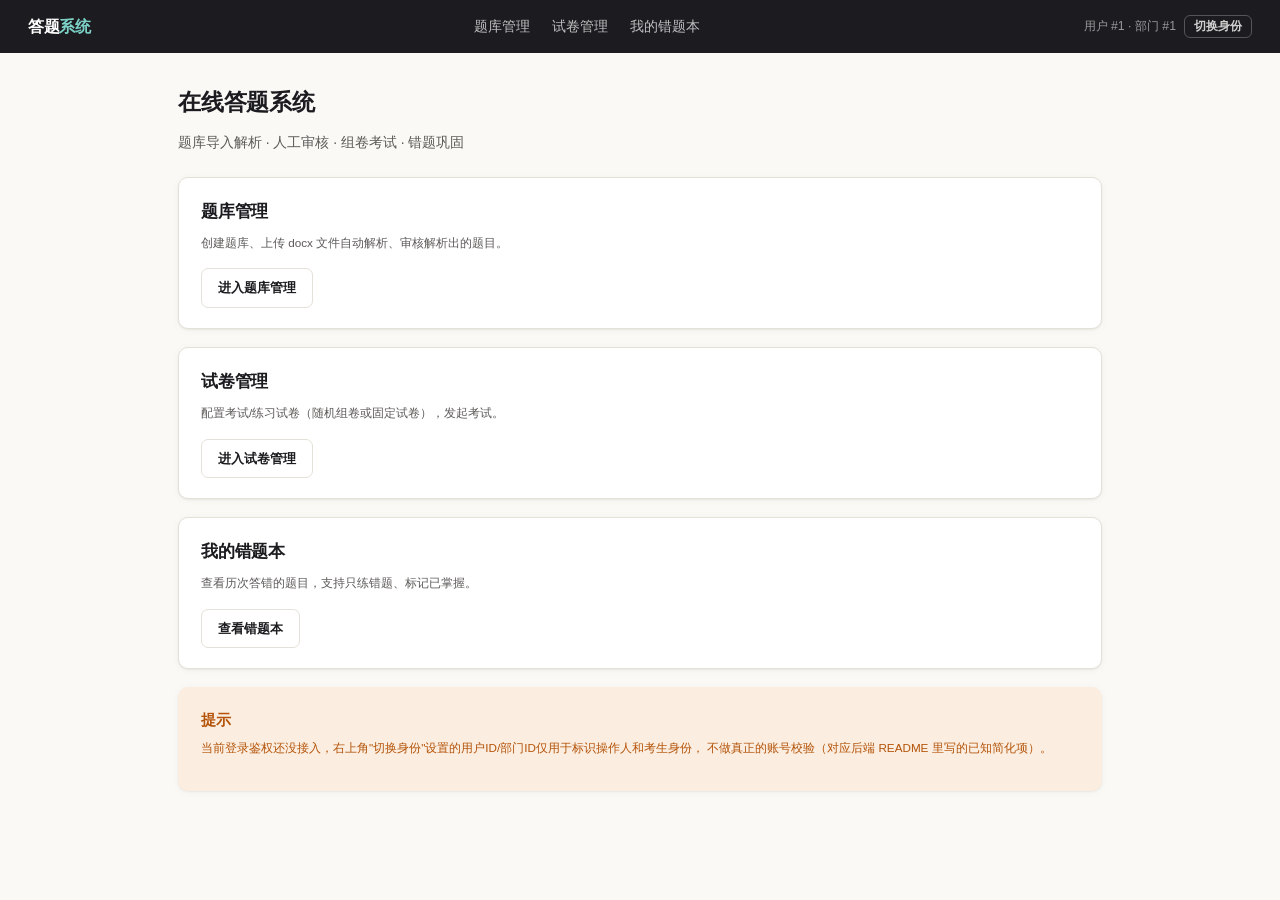
<file: src/main/resources/static/index.html>
<!DOCTYPE html>
<html lang="zh-CN">
<head>
<meta charset="UTF-8">
<meta name="viewport" content="width=device-width, initial-scale=1.0">
<title>在线答题系统</title>
<link rel="stylesheet" href="css/style.css">
</head>
<body>
<div id="topbar-root"></div>

<div class="page">
  <div class="page-header">
    <div>
      <h1>在线答题系统</h1>
      <p>题库导入解析 · 人工审核 · 组卷考试 · 错题巩固</p>
    </div>
  </div>

  <div class="card">
    <h2>题库管理</h2>
    <p class="hint">创建题库、上传 docx 文件自动解析、审核解析出的题目。</p>
    <div class="actions">
      <a class="btn primary" href="banks.html">进入题库管理</a>
    </div>
  </div>

  <div class="card">
    <h2>试卷管理</h2>
    <p class="hint">配置考试/练习试卷（随机组卷或固定试卷），发起考试。</p>
    <div class="actions">
      <a class="btn primary" href="papers.html">进入试卷管理</a>
    </div>
  </div>

  <div class="card">
    <h2>我的错题本</h2>
    <p class="hint">查看历次答错的题目，支持只练错题、标记已掌握。</p>
    <div class="actions">
      <a class="btn primary" href="wrongbook.html">查看错题本</a>
    </div>
  </div>

  <div class="card" style="background:var(--amber-soft); border-color:transparent;">
    <h3 style="color:var(--amber)">提示</h3>
    <p class="hint" style="color:var(--amber)">
      当前登录鉴权还没接入，右上角"切换身份"设置的用户ID/部门ID仅用于标识操作人和考生身份，
      不做真正的账号校验（对应后端 README 里写的已知简化项）。
    </p>
  </div>
</div>

<script src="js/api.js"></script>
<script src="js/common.js"></script>
<script>renderNav('');</script>
</body>
</html>
</file>
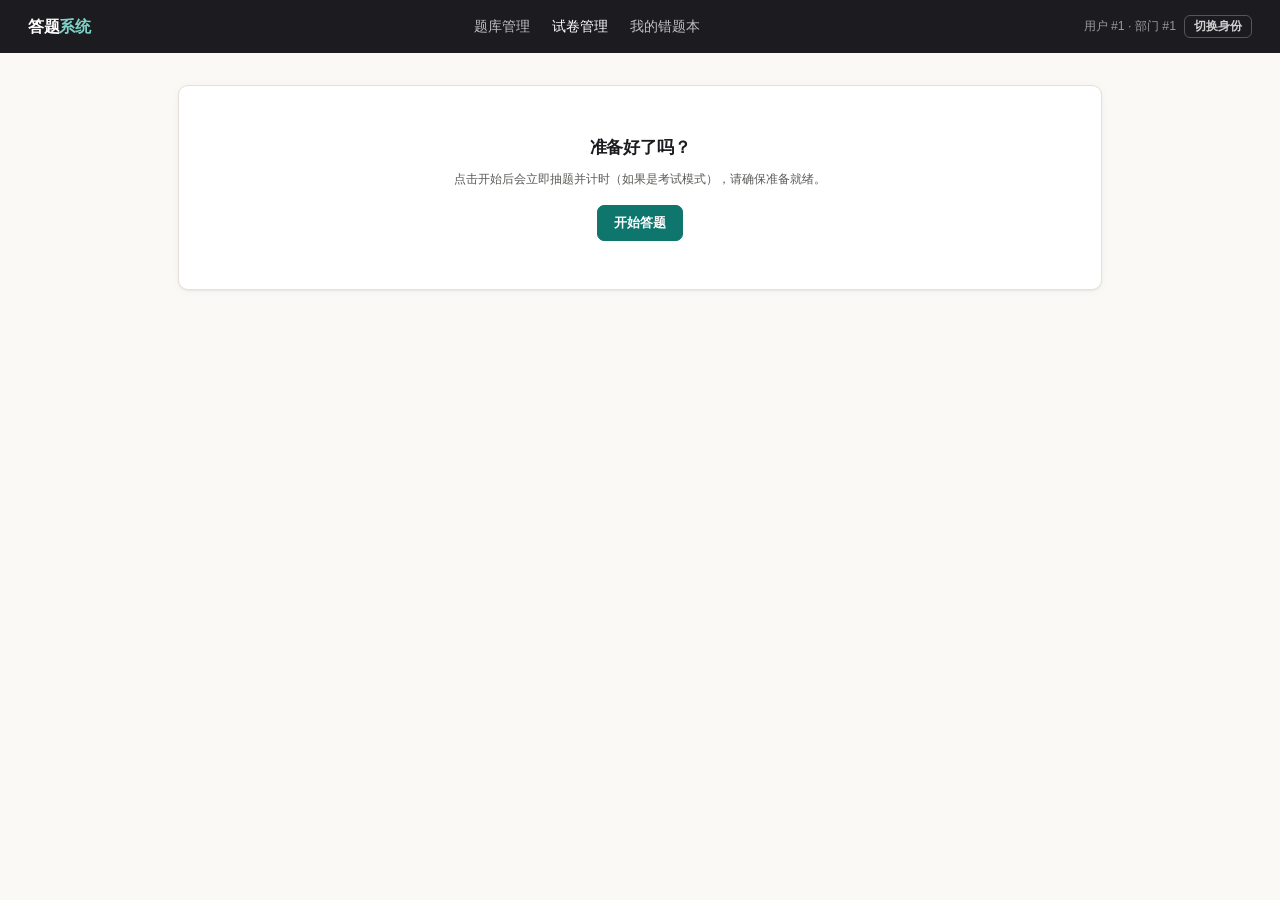
<file: src/main/resources/static/exam.html>
<!DOCTYPE html>
<html lang="zh-CN">
<head>
<meta charset="UTF-8">
<meta name="viewport" content="width=device-width, initial-scale=1.0">
<title>答题 - 在线答题系统</title>
<link rel="stylesheet" href="css/style.css">
</head>
<body>
<div id="topbar-root"></div>

<div class="page">

  <div id="start-screen" class="card" style="text-align:center; padding:48px 24px">
    <h2>准备好了吗？</h2>
    <p class="hint">点击开始后会立即抽题并计时（如果是考试模式），请确保准备就绪。</p>
    <div class="actions" style="justify-content:center">
      <button class="primary" id="btn-start">开始答题</button>
    </div>
  </div>

  <div id="exam-screen" style="display:none">
    <div class="page-header">
      <div>
        <h1 id="exam-title">答题中</h1>
        <p id="exam-progress" class="hint">共 0 题</p>
      </div>
      <div id="timer-wrap"></div>
    </div>
    <div id="banner" class="banner" style="display:none"></div>
    <div class="card" id="question-list"></div>
    <div class="actions">
      <button class="primary" id="btn-submit">交卷</button>
    </div>
  </div>

  <div id="result-screen" style="display:none">
    <div class="card">
      <div class="score-hero">
        <div class="num" id="result-score">0</div>
        <div class="label">满分 <span id="result-total">0</span> 分 · <span id="result-pass"></span></div>
      </div>
    </div>
    <div class="card">
      <h2>逐题解析</h2>
      <div id="result-detail"></div>
    </div>
    <div class="actions">
      <a class="btn" href="papers.html">返回试卷列表</a>
      <a class="btn" href="wrongbook.html">查看错题本</a>
    </div>
  </div>

</div>

<script src="js/api.js"></script>
<script src="js/common.js"></script>
<script>
renderNav('papers');

const params = new URLSearchParams(location.search);
const paperId = params.get('paperId');
const banner = document.getElementById('banner');

let examState = null; // { recordId, questions: [...] }
let timerHandle = null;
let secondsLeft = 0;

const TYPE_LABEL = { SINGLE: '单选题', MULTIPLE: '多选题', JUDGE: '判断题', SHORT_ANSWER: '简答题' };

document.getElementById('btn-start').addEventListener('click', startExam);

async function startExam() {
  try {
    const resp = await Api.post('/api/exam/start', undefined, { paperId, userId: Session.getUserId() });
    examState = { recordId: resp.recordId, questions: resp.questions };

    document.getElementById('start-screen').style.display = 'none';
    document.getElementById('exam-screen').style.display = 'block';
    document.getElementById('exam-progress').textContent = `共 ${resp.questions.length} 题`;
    renderQuestions(resp.questions);

    if (resp.durationMinutes) {
      secondsLeft = resp.durationMinutes * 60;
      renderTimer();
      timerHandle = setInterval(() => {
        secondsLeft--;
        renderTimer();
        if (secondsLeft <= 0) {
          clearInterval(timerHandle);
          alert('时间到，自动交卷');
          submitExam();
        }
      }, 1000);
    }
  } catch (e) {
    showBanner(banner, e.message);
  }
}

function renderTimer() {
  const m = Math.floor(secondsLeft / 60).toString().padStart(2, '0');
  const s = (secondsLeft % 60).toString().padStart(2, '0');
  document.getElementById('timer-wrap').innerHTML = `<span class="timer">⏱ ${m}:${s}</span>`;
}

function renderQuestions(questions) {
  const wrap = document.getElementById('question-list');
  wrap.innerHTML = questions.map((q, idx) => {
    let inputsHtml = '';
    if (q.type === 'SINGLE') {
      inputsHtml = Object.entries(q.options || {}).map(([k, v]) => `
        <label class="option-row">
          <input type="radio" name="q-${q.questionId}" value="${k}">
          <span><strong>${k}.</strong> ${escapeHtml(v)}</span>
        </label>`).join('');
    } else if (q.type === 'MULTIPLE') {
      inputsHtml = Object.entries(q.options || {}).map(([k, v]) => `
        <label class="option-row">
          <input type="checkbox" name="q-${q.questionId}" value="${k}">
          <span><strong>${k}.</strong> ${escapeHtml(v)}</span>
        </label>`).join('');
    } else if (q.type === 'JUDGE') {
      inputsHtml = ['对', '错'].map((v) => `
        <label class="option-row">
          <input type="radio" name="q-${q.questionId}" value="${v}">
          <span>${v}</span>
        </label>`).join('');
    } else {
      inputsHtml = `<textarea name="q-${q.questionId}" rows="3" placeholder="输入你的作答"></textarea>`;
    }

    return `
      <div class="question-block" data-qid="${q.questionId}" data-type="${q.type}">
        <div class="question-stem">
          <span class="question-num">${idx + 1}</span>
          ${escapeHtml(q.stem)}
          <span class="badge neutral" style="margin-left:6px">${TYPE_LABEL[q.type]} · ${q.score}分</span>
        </div>
        ${inputsHtml}
      </div>
    `;
  }).join('');
}

function collectAnswers() {
  return examState.questions.map((q) => {
    const block = document.querySelector(`[data-qid="${q.questionId}"]`);
    let answer = '';
    if (q.type === 'MULTIPLE') {
      const checked = Array.from(block.querySelectorAll('input[type=checkbox]:checked')).map((el) => el.value);
      answer = checked.join('');
    } else if (q.type === 'SHORT_ANSWER') {
      answer = block.querySelector('textarea').value.trim();
    } else {
      const checked = block.querySelector('input:checked');
      answer = checked ? checked.value : '';
    }
    return { questionId: q.questionId, answer };
  });
}

document.getElementById('btn-submit').addEventListener('click', () => {
  if (confirm('确定交卷吗？交卷后不能修改作答。')) submitExam();
});

async function submitExam() {
  if (timerHandle) clearInterval(timerHandle);
  try {
    const result = await Api.post('/api/exam/submit', {
      recordId: examState.recordId,
      answers: collectAnswers(),
    }, { userId: Session.getUserId() });
    showResult(result);
  } catch (e) {
    showBanner(banner, e.message);
  }
}

function showResult(result) {
  document.getElementById('exam-screen').style.display = 'none';
  document.getElementById('result-screen').style.display = 'block';

  document.getElementById('result-score').textContent = result.score;
  document.getElementById('result-score').style.color = result.pass ? 'var(--teal)' : 'var(--red)';
  document.getElementById('result-total').textContent = result.totalScore;
  document.getElementById('result-pass').textContent = result.pass ? '✅ 及格' : '❌ 未及格';

  document.getElementById('result-detail').innerHTML = result.details.map((d, idx) => {
    const isPending = d.correct === null;
    const statusBadge = isPending
      ? '<span class="badge neutral">待人工阅卷</span>'
      : d.correct ? '<span class="badge teal">✓ 正确</span>' : '<span class="badge red">✗ 错误</span>';
    return `
      <div class="question-block">
        <div class="question-stem"><span class="question-num">${idx + 1}</span>${escapeHtml(d.stem)} ${statusBadge}</div>
        <div class="meta">你的作答：${escapeHtml(d.userAnswer || '（未作答）')}</div>
        ${!isPending ? `<div class="meta">正确答案：${escapeHtml(d.correctAnswer || '-')} · 得分 ${d.score}</div>` : ''}
        ${d.analysis ? `<div class="meta">解析：${escapeHtml(d.analysis)}</div>` : ''}
      </div>
    `;
  }).join('');
}
</script>
</body>
</html>
</file>
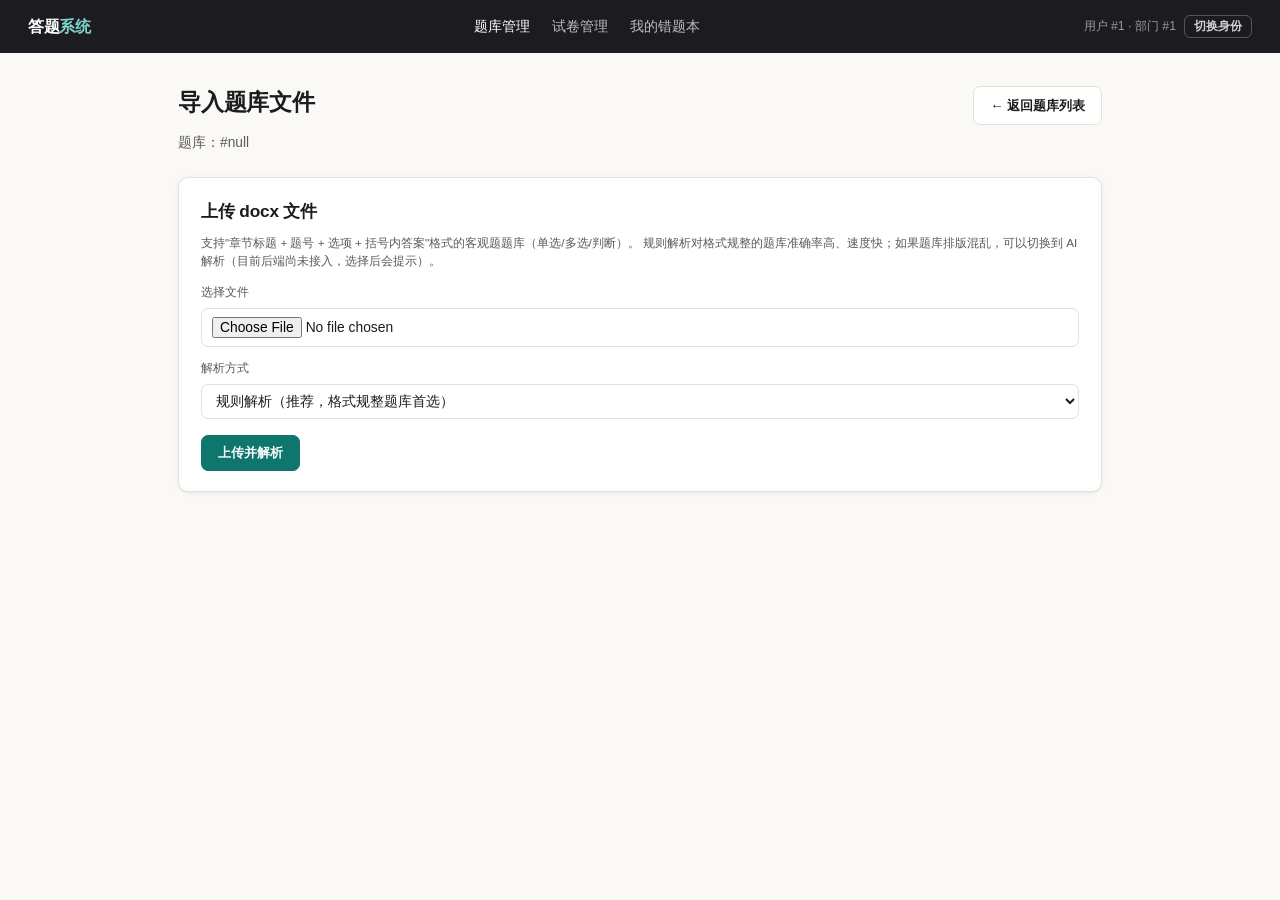
<file: src/main/resources/static/import.html>
<!DOCTYPE html>
<html lang="zh-CN">
<head>
<meta charset="UTF-8">
<meta name="viewport" content="width=device-width, initial-scale=1.0">
<title>导入题库文件 - 在线答题系统</title>
<link rel="stylesheet" href="css/style.css">
</head>
<body>
<div id="topbar-root"></div>

<div class="page">
  <div class="page-header">
    <div>
      <h1>导入题库文件</h1>
      <p id="bank-name-line">题库：—</p>
    </div>
    <a class="btn" href="banks.html">← 返回题库列表</a>
  </div>

  <div id="banner" class="banner" style="display:none"></div>

  <div class="card">
    <h2>上传 docx 文件</h2>
    <p class="hint">支持"章节标题 + 题号 + 选项 + 括号内答案"格式的客观题题库（单选/多选/判断）。
      规则解析对格式规整的题库准确率高、速度快；如果题库排版混乱，可以切换到 AI 解析（目前后端尚未接入，选择后会提示）。</p>

    <label for="f-file">选择文件</label>
    <input type="file" id="f-file" accept=".docx">

    <label for="f-mode">解析方式</label>
    <select id="f-mode">
      <option value="RULE">规则解析（推荐，格式规整题库首选）</option>
      <option value="AI">AI解析（排版混乱题库兜底，暂未接入）</option>
    </select>

    <div class="actions">
      <button class="primary" id="btn-upload">上传并解析</button>
    </div>
  </div>

  <div class="card" id="result-card" style="display:none">
    <h2>解析结果</h2>
    <div id="result-body"></div>
  </div>
</div>

<script src="js/api.js"></script>
<script src="js/common.js"></script>
<script>
renderNav('banks');

const params = new URLSearchParams(location.search);
const bankId = params.get('bankId');
const bankName = params.get('bankName') || ('#' + bankId);
document.getElementById('bank-name-line').textContent = '题库：' + bankName;

const banner = document.getElementById('banner');

document.getElementById('btn-upload').addEventListener('click', async () => {
  const fileInput = document.getElementById('f-file');
  const mode = document.getElementById('f-mode').value;
  if (!fileInput.files.length) {
    showBanner(banner, '请先选择要上传的 docx 文件', 'warn');
    return;
  }
  const btn = document.getElementById('btn-upload');
  btn.disabled = true;
  btn.textContent = '解析中，请稍候…';
  hideBanner(banner);

  try {
    const fd = new FormData();
    fd.append('file', fileInput.files[0]);
    const taskId = await Api.postForm('/api/import/docx', fd, {
      bankId,
      parseMode: mode,
      operatorId: Session.getUserId(),
    });
    await showResult(taskId);
  } catch (e) {
    showBanner(banner, e.message);
  } finally {
    btn.disabled = false;
    btn.textContent = '上传并解析';
  }
});

async function showResult(taskId) {
  const task = await Api.get('/api/import/task/' + taskId);
  const card = document.getElementById('result-card');
  const body = document.getElementById('result-body');
  card.style.display = 'block';

  const anomalies = task.anomalyCount > 0 ? await Api.get('/api/import/anomalies', { taskId }) : [];

  body.innerHTML = `
    <div class="field-row" style="margin-bottom:16px">
      <div><div class="meta">解析出的题目总数</div><h2 style="margin-top:4px">${task.totalCount ?? 0}</h2></div>
      <div><div class="meta">高置信度（可直接审核）</div><h2 style="margin-top:4px;color:var(--teal)">${task.highConfCount ?? 0}</h2></div>
      <div><div class="meta">低置信度（需人工修正）</div><h2 style="margin-top:4px;color:var(--amber)">${task.lowConfCount ?? 0}</h2></div>
      <div><div class="meta">无法归类段落</div><h2 style="margin-top:4px;color:${task.anomalyCount > 0 ? 'var(--red)' : 'var(--ink-soft)'}">${task.anomalyCount ?? 0}</h2></div>
    </div>
    ${task.status === 'FAILED' ? `<div class="banner error" style="display:block">解析失败：${escapeHtml(task.errorMessage || '未知错误')}</div>` : ''}
    ${anomalies.length ? `
      <h3>无法归类的原始段落（需人工处理）</h3>
      <ul>${anomalies.map((a) => `<li style="margin-bottom:6px">${escapeHtml(a.rawText)}</li>`).join('')}</ul>
    ` : ''}
    <div class="actions">
      <a class="btn primary" href="review.html?bankId=${bankId}&bankName=${encodeURIComponent(bankName)}">前往审核题目 →</a>
    </div>
  `;
}
</script>
</body>
</html>
</file>
<file: src/main/resources/static/css/style.css>
:root {
  --paper: #FAF9F6;
  --ink: #1C1B1F;
  --ink-soft: #5B5A57;
  --line: #E4E1D8;
  --teal: #0F766E;
  --teal-soft: #E4F1EF;
  --amber: #B45309;
  --amber-soft: #FBEEE0;
  --red: #B91C1C;
  --red-soft: #FBE9E7;
  --card: #FFFFFF;
  --radius: 10px;
  --shadow: 0 1px 2px rgba(28,27,31,0.06), 0 1px 8px rgba(28,27,31,0.04);
}

* { box-sizing: border-box; }

html, body {
  margin: 0;
  padding: 0;
  background: var(--paper);
  color: var(--ink);
  font-family: -apple-system, BlinkMacSystemFont, "Segoe UI", "PingFang SC", "Microsoft YaHei", sans-serif;
  font-size: 15px;
  line-height: 1.6;
}

h1, h2, h3 {
  font-weight: 700;
  letter-spacing: -0.01em;
  margin: 0 0 0.5em 0;
}

h1 { font-size: 1.5rem; }
h2 { font-size: 1.15rem; }
h3 { font-size: 1rem; color: var(--ink-soft); }

a { color: var(--teal); text-decoration: none; }
a:hover { text-decoration: underline; }

/* ---------- 顶部导航 ---------- */
.topbar {
  display: flex;
  align-items: center;
  justify-content: space-between;
  padding: 14px 28px;
  background: var(--ink);
  color: #fff;
}

.topbar .brand {
  font-weight: 800;
  font-size: 1.05rem;
  letter-spacing: -0.02em;
}

.topbar .brand span { color: #7DD3C8; }

.topbar nav { display: flex; gap: 22px; }

.topbar nav a {
  color: rgba(255,255,255,0.72);
  font-size: 0.92rem;
}

.topbar nav a.active, .topbar nav a:hover {
  color: #fff;
  text-decoration: none;
}

.topbar .who {
  font-size: 0.82rem;
  color: rgba(255,255,255,0.55);
  display: flex;
  align-items: center;
  gap: 8px;
}

.topbar .who button {
  background: none;
  border: 1px solid rgba(255,255,255,0.25);
  color: rgba(255,255,255,0.8);
  border-radius: 6px;
  padding: 3px 9px;
  font-size: 0.78rem;
  cursor: pointer;
}

/* ---------- 布局容器 ---------- */
.page {
  max-width: 980px;
  margin: 0 auto;
  padding: 32px 28px 80px;
}

.page-header {
  display: flex;
  align-items: baseline;
  justify-content: space-between;
  margin-bottom: 22px;
}

.page-header p {
  color: var(--ink-soft);
  margin: 4px 0 0;
  font-size: 0.92rem;
}

/* ---------- 卡片 ---------- */
.card {
  background: var(--card);
  border: 1px solid var(--line);
  border-radius: var(--radius);
  box-shadow: var(--shadow);
  padding: 20px 22px;
  margin-bottom: 18px;
}

.card + .card { margin-top: 18px; }

/* ---------- 表单 ---------- */
label {
  display: block;
  font-size: 0.82rem;
  color: var(--ink-soft);
  margin: 12px 0 5px;
}

label:first-child { margin-top: 0; }

input[type=text], input[type=number], input[type=file], select, textarea {
  width: 100%;
  padding: 8px 10px;
  border: 1px solid var(--line);
  border-radius: 7px;
  font-size: 0.92rem;
  font-family: inherit;
  background: #fff;
  color: var(--ink);
}

input:focus, select:focus, textarea:focus {
  outline: 2px solid var(--teal);
  outline-offset: 1px;
  border-color: var(--teal);
}

.field-row {
  display: grid;
  grid-template-columns: repeat(auto-fit, minmax(160px, 1fr));
  gap: 14px;
}

.hint { font-size: 0.78rem; color: var(--ink-soft); margin-top: 4px; }

/* ---------- 按钮 ---------- */
button, .btn {
  display: inline-flex;
  align-items: center;
  gap: 6px;
  border: 1px solid var(--line);
  background: #fff;
  color: var(--ink);
  padding: 8px 16px;
  border-radius: 7px;
  font-size: 0.88rem;
  font-weight: 600;
  cursor: pointer;
  font-family: inherit;
}

button:hover, .btn:hover { border-color: var(--ink-soft); }

button.primary {
  background: var(--teal);
  border-color: var(--teal);
  color: #fff;
}
button.primary:hover { background: #0C5F58; border-color: #0C5F58; }

button.danger { color: var(--red); }
button.danger:hover { border-color: var(--red); }

button:disabled { opacity: 0.5; cursor: not-allowed; }

button.small { padding: 4px 10px; font-size: 0.78rem; }

.actions { display: flex; gap: 8px; margin-top: 16px; flex-wrap: wrap; }

/* ---------- 表格/列表 ---------- */
table { width: 100%; border-collapse: collapse; font-size: 0.9rem; }
th, td { text-align: left; padding: 9px 10px; border-bottom: 1px solid var(--line); }
th { color: var(--ink-soft); font-weight: 600; font-size: 0.8rem; text-transform: uppercase; letter-spacing: 0.03em; }
tr:last-child td { border-bottom: none; }
tr:hover td { background: rgba(15,118,110,0.03); }

.list-row {
  display: flex;
  align-items: center;
  justify-content: space-between;
  padding: 14px 0;
  border-bottom: 1px solid var(--line);
}
.list-row:last-child { border-bottom: none; }
.list-row .meta { font-size: 0.82rem; color: var(--ink-soft); margin-top: 3px; }

/* ---------- 标签/徽章 ---------- */
.badge {
  display: inline-block;
  font-size: 0.72rem;
  font-weight: 700;
  padding: 2px 8px;
  border-radius: 100px;
  letter-spacing: 0.02em;
}
.badge.teal { background: var(--teal-soft); color: var(--teal); }
.badge.amber { background: var(--amber-soft); color: var(--amber); }
.badge.red { background: var(--red-soft); color: var(--red); }
.badge.neutral { background: #EEEDE7; color: var(--ink-soft); }

/* ---------- 空状态 ---------- */
.empty {
  text-align: center;
  padding: 48px 20px;
  color: var(--ink-soft);
}
.empty .icon { font-size: 2rem; margin-bottom: 8px; }

/* ---------- 提示条 ---------- */
.banner {
  border-radius: 8px;
  padding: 12px 14px;
  font-size: 0.86rem;
  margin-bottom: 18px;
}
.banner.error { background: var(--red-soft); color: var(--red); }
.banner.ok { background: var(--teal-soft); color: var(--teal); }
.banner.warn { background: var(--amber-soft); color: var(--amber); }

/* ---------- 考试答题 ---------- */
.question-block {
  border-bottom: 1px solid var(--line);
  padding: 22px 0;
}
.question-block:last-child { border-bottom: none; }
.question-num {
  display: inline-flex;
  width: 26px; height: 26px;
  align-items: center; justify-content: center;
  background: var(--ink);
  color: #fff;
  border-radius: 50%;
  font-size: 0.78rem;
  font-weight: 700;
  margin-right: 8px;
}
.question-stem { font-size: 0.98rem; font-weight: 600; margin-bottom: 12px; }
.option-row {
  display: flex;
  align-items: flex-start;
  gap: 10px;
  padding: 7px 10px;
  border-radius: 7px;
  cursor: pointer;
  font-size: 0.92rem;
}
.option-row:hover { background: var(--teal-soft); }
.option-row input { margin-top: 3px; }
.option-row.correct { background: var(--teal-soft); }
.option-row.wrong { background: var(--red-soft); }

.timer {
  font-variant-numeric: tabular-nums;
  font-weight: 700;
  background: var(--ink);
  color: #fff;
  padding: 6px 14px;
  border-radius: 100px;
  font-size: 0.9rem;
}

.score-hero {
  text-align: center;
  padding: 30px 0 10px;
}
.score-hero .num { font-size: 3rem; font-weight: 800; line-height: 1; }
.score-hero .label { color: var(--ink-soft); margin-top: 6px; font-size: 0.9rem; }

@media (max-width: 640px) {
  .page { padding: 20px 16px 60px; }
  .topbar { padding: 12px 16px; flex-wrap: wrap; gap: 10px; }
  .topbar nav { gap: 14px; }
}
</file>
